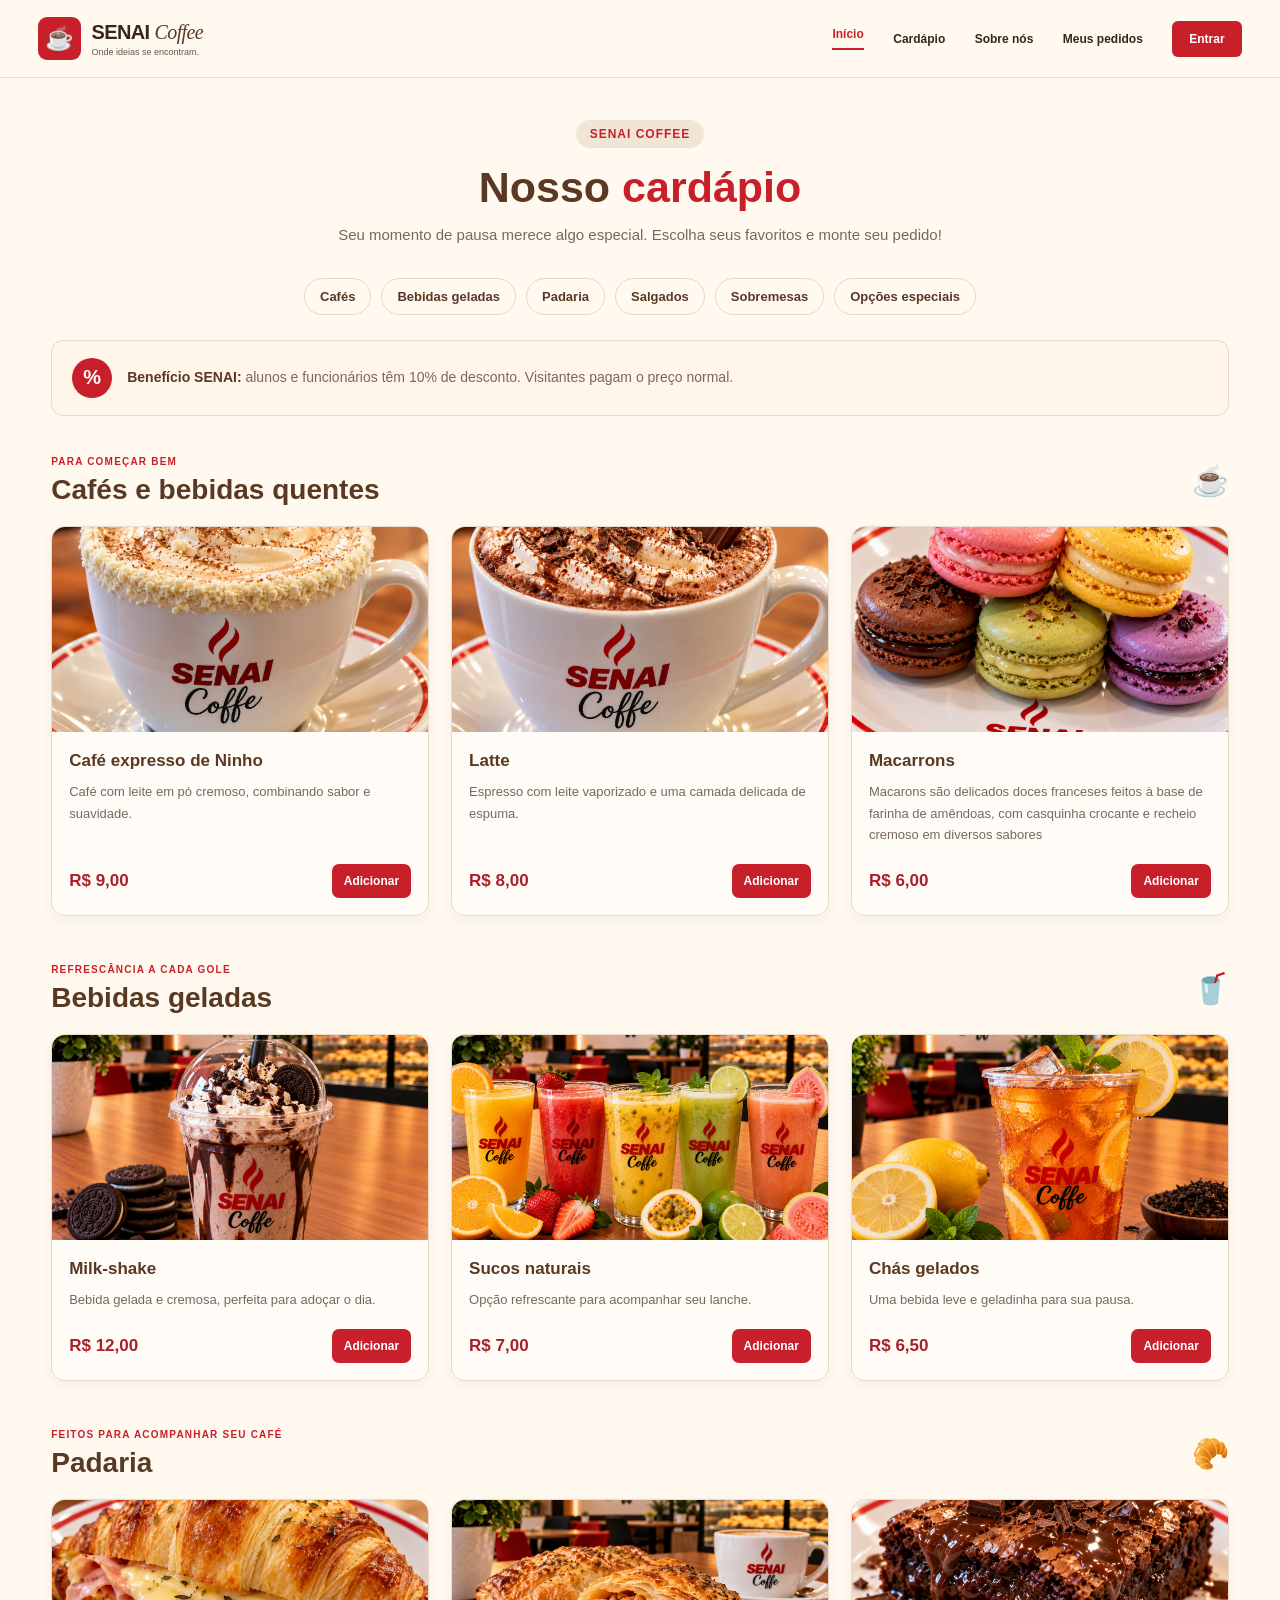
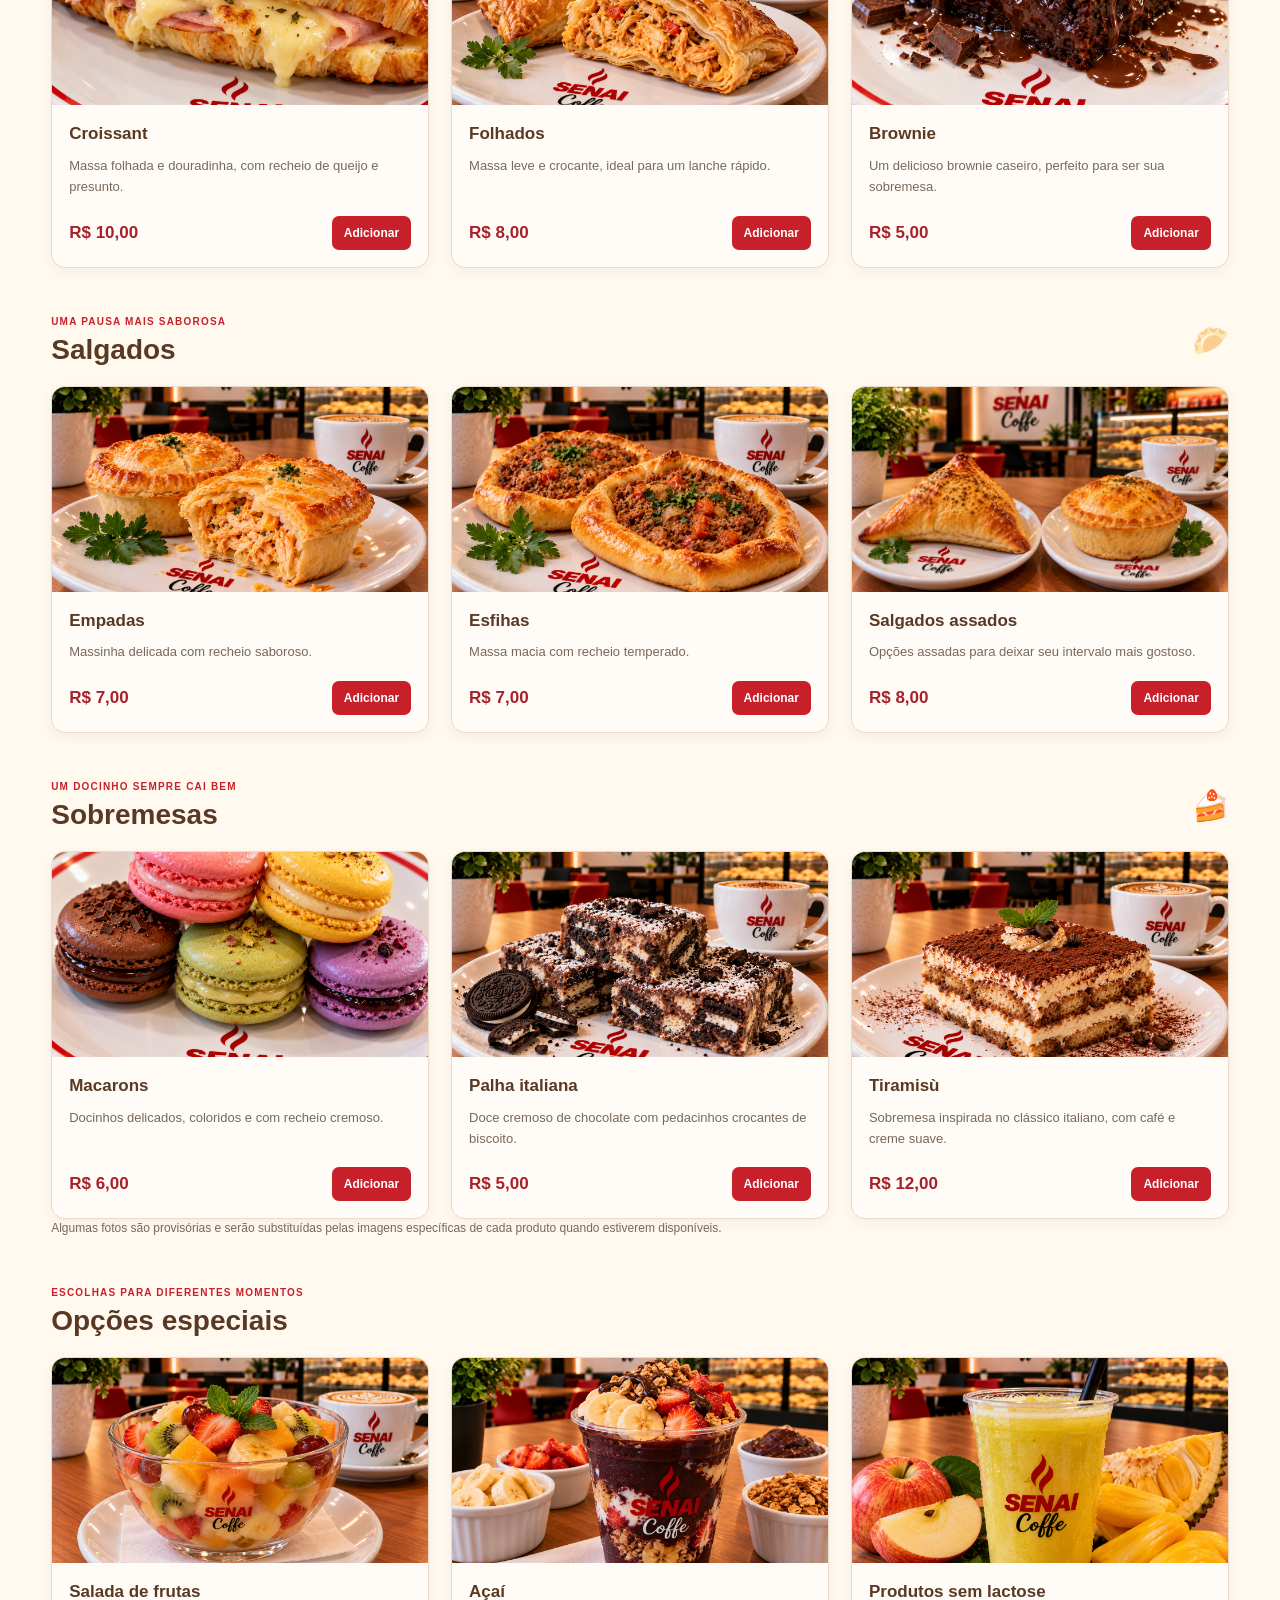
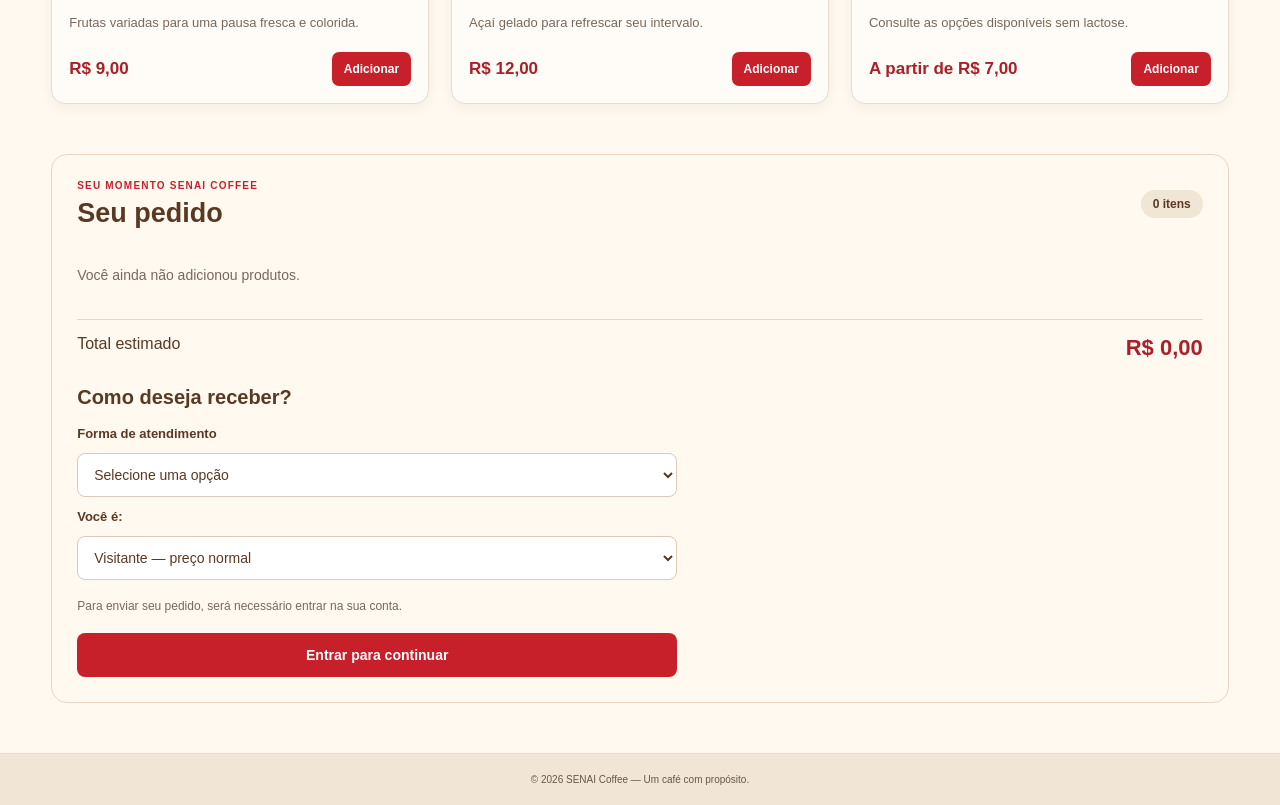
<file: src/main/resources/templates/cardapio.html>
<!DOCTYPE html>
<html lang="pt-BR" xmlns:th="http://www.thymeleaf.org">

<head>
    <meta charset="UTF-8">
    <meta name="viewport" content="width=device-width, initial-scale=1.0">

    <title>Cardápio | SENAI Coffee</title>

    <link rel="stylesheet" href="../static/css/style.css">

</head>

<body>

    <header class="cabecalho">
        <div class="navegacao">

            <a href="/" class="logo">
                <span class="logo-simbolo">☕</span>

                <span class="logo-texto">
                    <strong>SENAI <span>Coffee</span></strong>
                    <small>Onde ideias se encontram.</small>
                </span>
            </a>

            <nav class="menu">
                <a href="./index.html" class="ativo">Início</a>
                <a href="/cardapio">Cardápio</a>
                <a href="/sobre">Sobre nós</a>
                <a href="/pedidos">Meus pedidos</a>
                <a href="/login" class="botao-entrar">Entrar</a>
            </nav>

        </div>
    </header>

    <main class="pagina-cardapio">

        <section class="cardapio-intro">
            <span class="etiqueta-cardapio">SENAI COFFEE</span>
            <h1>Nosso <span>cardápio</span></h1>
            <p>
                Seu momento de pausa merece algo especial.
                Escolha seus favoritos e monte seu pedido!
            </p>
        </section>

        <nav class="categorias" aria-label="Categorias do cardápio">
            <a href="#bebidas-quentes">Cafés</a>
            <a href="#bebidas-geladas">Bebidas geladas</a>
            <a href="#padaria">Padaria</a>
            <a href="#salgados">Salgados</a>
            <a href="#sobremesas">Sobremesas</a>
            <a href="#opcoes-especiais">Opções especiais</a>
        </nav>

        <div class="aviso-desconto">
            <span class="desconto-icone">%</span>
            <p>
                <strong>Benefício SENAI:</strong>
                alunos e funcionários têm 10% de desconto.
                Visitantes pagam o preço normal.
            </p>
        </div>

        <!-- CAFÉS -->
        <section class="grupo-produtos" id="bebidas-quentes">
            <div class="titulo-categoria">
                <div>
                    <span class="subtitulo">PARA COMEÇAR BEM</span>
                    <h2>Cafés e bebidas quentes</h2>
                </div>
                <span class="emoji-categoria">☕</span>
            </div>

            <div class="grade-produtos">
                <article class="produto-card">
                    <img src="../static/img/café de ninho.png" alt="Café de Ninho do SENAI Coffee"
                        class="produto-imagem">
                    <div class="produto-conteudo">
                        <h3>Café expresso de Ninho</h3>
                        <p>Café com leite em pó cremoso, combinando sabor e suavidade.</p>
                        <div class="produto-rodape">
                            <span class="preco">R$ 9,00</span>
                            <button class="adicionar" data-id="1" data-nome="Café expresso de Ninho"
                                data-preco="9.00">Adicionar</button>
                        </div>
                    </div>
                </article>

                <article class="produto-card">
                    <img src="../static/img/chocolate quente.png" alt="Café latte" class="produto-imagem">
                    <div class="produto-conteudo">
                        <h3>Latte</h3>
                        <p>Espresso com leite vaporizado e uma camada delicada de espuma.</p>
                        <div class="produto-rodape">
                            <span class="preco">R$ 8,00</span>
                            <button class="adicionar" data-id="2" data-nome="Latte" data-preco="8.00">Adicionar</button>
                        </div>
                    </div>
                </article>

                <article class="produto-card">
                    <img src="../static/img/macarrons.png" class="produto-imagem">
                    <div class="produto-conteudo">
                        <h3>Macarrons</h3>
                        <p>Macarons são delicados doces franceses feitos à base de farinha de amêndoas, com casquinha
                            crocante e recheio cremoso em diversos sabores</p>
                        <div class="produto-rodape">
                            <span class="preco">R$ 6,00</span>
                            <button class="adicionar" data-id="3" data-nome="Café com leite"
                                data-preco="6.00">Adicionar</button>
                        </div>
                    </div>
                </article>
            </div>
        </section>

        <!-- BEBIDAS GELADAS -->
        <section class="grupo-produtos" id="bebidas-geladas">
            <div class="titulo-categoria">
                <div>
                    <span class="subtitulo">REFRESCÂNCIA A CADA GOLE</span>
                    <h2>Bebidas geladas</h2>
                </div>
                <span class="emoji-categoria">🥤</span>
            </div>

            <div class="grade-produtos">
                <article class="produto-card">
                    <img src="../static/img/milk.png" alt="Milk-shake" class="produto-imagem">
                    <div class="produto-conteudo">
                        <h3>Milk-shake</h3>
                        <p>Bebida gelada e cremosa, perfeita para adoçar o dia.</p>
                        <div class="produto-rodape">
                            <span class="preco">R$ 12,00</span>
                            <button class="adicionar" data-id="4" data-nome="Milk-shake"
                                data-preco="12.00">Adicionar</button>
                        </div>
                    </div>
                </article>

                <article class="produto-card">
                   <img src="../static/img/sucos naturais.png" alt="Sucos naturais" class="produto-imagem">
                    <div class="produto-conteudo">
                        <h3>Sucos naturais</h3>
                        <p>Opção refrescante para acompanhar seu lanche.</p>
                        <div class="produto-rodape">
                            <span class="preco">R$ 7,00</span>
                            <button class="adicionar" data-id="5" data-nome="Sucos naturais"
                                data-preco="7.00">Adicionar</button>
                        </div>
                    </div>
                </article>

                <article class="produto-card">
              <img src="../static/img/chá gelado.png" alt="Chás gelados" class="produto-imagem">
                    <div class="produto-conteudo">
                        <h3>Chás gelados</h3>
                        <p>Uma bebida leve e geladinha para sua pausa.</p>
                        <div class="produto-rodape">
                            <span class="preco">R$ 6,50</span>
                            <button class="adicionar" data-id="6" data-nome="Chás gelados"
                                data-preco="6.50">Adicionar</button>
                        </div>
                    </div>
                </article>
            </div>
        </section>

        <!-- PADARIA -->
        <section class="grupo-produtos" id="padaria">
            <div class="titulo-categoria">
                <div>
                    <span class="subtitulo">FEITOS PARA ACOMPANHAR SEU CAFÉ</span>
                    <h2>Padaria</h2>
                </div>
                <span class="emoji-categoria">🥐</span>
            </div>

            <div class="grade-produtos">
                <article class="produto-card">
                    <img src="../static/img/croisant.png" alt="Croissant recheado" class="produto-imagem">
                    <div class="produto-conteudo">
                        <h3>Croissant</h3>
                        <p>Massa folhada e douradinha, com recheio de queijo e presunto.</p>
                        <div class="produto-rodape">
                            <span class="preco">R$ 10,00</span>
                            <button class="adicionar" data-id="7" data-nome="Croissant"
                                data-preco="10.00">Adicionar</button>
                        </div>
                    </div>
                </article>

                <article class="produto-card">
                        <img src="../static/img/salgado.folhado.png" alt="Folhado de chocolate" class="produto-imagem">
                    <div class="produto-conteudo">
                        <h3>Folhados</h3>
                        <p>Massa leve e crocante, ideal para um lanche rápido.</p>
                        <div class="produto-rodape">
                            <span class="preco">R$ 8,00</span>
                            <button class="adicionar" data-id="8" data-nome="Folhados"
                                data-preco="8.00">Adicionar</button>
                        </div>
                    </div>
                </article>

                <article class="produto-card">
                  
                        <img src="../static/img/brownie.png" alt="Cookies variados" class="produto-imagem">
                    <div class="produto-conteudo">
                        <h3>Brownie</h3>
                        <p>Um delicioso brownie caseiro, perfeito para ser sua sobremesa.</p>
                        <div class="produto-rodape">
                            <span class="preco">R$ 5,00</span>
                            <button class="adicionar" data-id="9" data-nome="Cookies"
                                data-preco="5.00">Adicionar</button>
                        </div>
                    </div>
                </article>
            </div>
        </section>

        <!-- SALGADOS -->
        <section class="grupo-produtos" id="salgados">
            <div class="titulo-categoria">
                <div>
                    <span class="subtitulo">UMA PAUSA MAIS SABOROSA</span>
                    <h2>Salgados</h2>
                </div>
                <span class="emoji-categoria">🥟</span>
            </div>

            <div class="grade-produtos">
                <article class="produto-card">
                    <img src="../static/img/empada.png" alt="Empadas variadas" class="produto-imagem">
                    <div class="produto-conteudo">
                        <h3>Empadas</h3>
                        <p>Massinha delicada com recheio saboroso.</p>
                        <div class="produto-rodape">
                            <span class="preco">R$ 7,00</span>
                            <button class="adicionar" data-id="10" data-nome="Empadas"
                                data-preco="7.00">Adicionar</button>
                        </div>
                    </div>
                </article>

                <article class="produto-card">
                    <img src="../static/img/esfirra aberta.png" alt="Esfihas variadas" class="produto-imagem">
                    <div class="produto-conteudo">
                        <h3>Esfihas</h3>
                        <p>Massa macia com recheio temperado.</p>
                        <div class="produto-rodape">
                            <span class="preco">R$ 7,00</span>
                            <button class="adicionar" data-id="11" data-nome="Esfihas"
                                data-preco="7.00">Adicionar</button>
                        </div>
                    </div>
                </article>

                <article class="produto-card">
                    <img src="../static/img/salgado assado.png" alt="Salgados assados" class="produto-imagem">
                    <div class="produto-conteudo">
                        <h3>Salgados assados</h3>
                        <p>Opções assadas para deixar seu intervalo mais gostoso.</p>
                        <div class="produto-rodape">
                            <span class="preco">R$ 8,00</span>
                            <button class="adicionar" data-id="12" data-nome="Salgados assados"
                                data-preco="8.00">Adicionar</button>
                        </div>
                    </div>
                </article>
            </div>
        </section>

        <!-- SOBREMESAS -->
        <section class="grupo-produtos" id="sobremesas">
            <div class="titulo-categoria">
                <div>
                    <span class="subtitulo">UM DOCINHO SEMPRE CAI BEM</span>
                    <h2>Sobremesas</h2>
                </div>
                <span class="emoji-categoria">🍰</span>
            </div>

            <div class="grade-produtos">
                <article class="produto-card">
                    <img src="../static/img/macarrons.png" alt="Macarons coloridos" class="produto-imagem">
                    <div class="produto-conteudo">
                        <h3>Macarons</h3>
                        <p>Docinhos delicados, coloridos e com recheio cremoso.</p>
                        <div class="produto-rodape">
                            <span class="preco">R$ 6,00</span>
                            <button class="adicionar" data-id="13" data-nome="Macarons"
                                data-preco="6.00">Adicionar</button>
                        </div>
                    </div>
                </article>

                <article class="produto-card">
                    <img src="../static/img/palha italiana.png" alt="Palha italiana" class="produto-imagem">
                    <div class="produto-conteudo">
                        <h3>Palha italiana</h3>
                        <p>Doce cremoso de chocolate com pedacinhos crocantes de biscoito.</p>
                        <div class="produto-rodape">
                            <span class="preco">R$ 5,00</span>
                            <button class="adicionar" data-id="14" data-nome="Palha italiana"
                                data-preco="5.00">Adicionar</button>
                        </div>
                    </div>
                </article>

                <article class="produto-card">
                    <img src="..//static/img/tiramissu.png" alt="Tiramisù" class="produto-imagem">
                    <div class="produto-conteudo">
                        <h3>Tiramisù</h3>
                        <p>Sobremesa inspirada no clássico italiano, com café e creme suave.</p>
                        <div class="produto-rodape">
                            <span class="preco">R$ 12,00</span>
                            <button class="adicionar" data-id="15" data-nome="Tiramisù"
                                data-preco="12.00">Adicionar</button>
                        </div>
                    </div>
                </article>
            </div>
            <p class="nota-imagens">
                Algumas fotos são provisórias e serão substituídas pelas imagens
                específicas de cada produto quando estiverem disponíveis.
            </p>
        </section>

        <!-- OPÇÕES ESPECIAIS -->
        <section class="grupo-produtos" id="opcoes-especiais">
            <div class="titulo-categoria">
                <div>
                    <span class="subtitulo">ESCOLHAS PARA DIFERENTES MOMENTOS</span>
                    <h2>Opções especiais</h2>
                </div>
            </div>

            <div class="grade-produtos">
                <article class="produto-card">
                    <img src="../static/img/salada de frutas.png" alt="Salada de frutas" class="produto-imagem">


                    
                    <div class="produto-conteudo">
                        <h3>Salada de frutas</h3>
                        <p>Frutas variadas para uma pausa fresca e colorida.</p>
                        <div class="produto-rodape">
                            <span class="preco">R$ 9,00</span>
                            <button class="adicionar" data-id="16" data-nome="Salada de frutas"
                                data-preco="9.00">Adicionar</button>
                        </div>
                    </div>
                </article>

                <article class="produto-card">
                    <img src="../static/img/açai.png" alt="Açaí" class="produto-imagem">
                    <div class="produto-conteudo">
                        <h3>Açaí</h3>
                        <p>Açaí gelado para refrescar seu intervalo.</p>
                        <div class="produto-rodape">
                            <span class="preco">R$ 12,00</span>
                            <button class="adicionar" data-id="17" data-nome="Açaí"
                                data-preco="12.00">Adicionar</button>
                        </div>
                    </div>
                </article>

                <article class="produto-card">
                 <img src="../static/img/detox.png" alt="Produtos sem lactose" class="produto-imagem">
                    <div class="produto-conteudo">
                        <h3>Produtos sem lactose</h3>
                        <p>Consulte as opções disponíveis sem lactose.</p>
                        <div class="produto-rodape">
                            <span class="preco">A partir de R$ 7,00</span>
                            <button class="adicionar" data-id="18" data-nome="Produtos sem lactose"
                                data-preco="7.00">Adicionar</button>
                        </div>
                    </div>
                </article>
            </div>
        </section>

        <!-- FINALIZAÇÃO DO PEDIDO -->
        <section class="area-pedido" id="meu-pedido">
            <div class="pedido-titulo">
                <div>
                    <span class="subtitulo">SEU MOMENTO SENAI COFFEE</span>
                    <h2>Seu pedido</h2>
                </div>
                <span class="contador" id="contador-itens">0 itens</span>
            </div>

            <div id="lista-pedido" class="lista-pedido">
                <p class="pedido-vazio">Você ainda não adicionou produtos.</p>
            </div>

            <div class="pedido-total">
                <span>Total estimado</span>
                <strong id="valor-total">R$ 0,00</strong>
            </div>

            <div class="formulario-pedido">
                <h3>Como deseja receber?</h3>

                <label for="tipo-atendimento">Forma de atendimento</label>
                <select id="tipo-atendimento">
                    <option value="">Selecione uma opção</option>
                    <option value="Balcão">Retirar no balcão</option>
                    <option value="Mesa">Consumir em uma mesa</option>
                    <option value="Delivery">Delivery</option>
                </select>

                <div id="campo-mesa" class="campo-condicional" hidden>
                    <label for="numero-mesa">Escolha sua mesa</label>
                    <select id="numero-mesa">
                        <option value="">Selecione a mesa</option>
                        <option value="1">Mesa 1</option>
                        <option value="2">Mesa 2</option>
                        <option value="3">Mesa 3</option>
                        <option value="4">Mesa 4</option>
                        <option value="5">Mesa 5</option>
                        <option value="6">Mesa 6</option>
                        <option value="7">Mesa 7</option>
                        <option value="8">Mesa 8</option>
                        <option value="9">Mesa 9</option>
                        <option value="10">Mesa 10</option>
                        <option value="11">Mesa 11</option>
                        <option value="12">Mesa 12</option>
                        <option value="13">Mesa 13</option>
                        <option value="14">Mesa 14</option>
                        <option value="15">Mesa 15</option>
                    </select>
                </div>

                <div id="campo-endereco" class="campo-condicional" hidden>
                    <label for="endereco-delivery">Endereço para entrega</label>
                    <textarea id="endereco-delivery" rows="3"
                        placeholder="Rua, número, bairro e complemento"></textarea>
                </div>

                <label for="perfil-cliente">Você é:</label>
                <select id="perfil-cliente">
                    <option value="visitante">Visitante — preço normal</option>
                    <option value="senai">Aluno ou funcionário — 10% de desconto</option>
                </select>

                <p class="aviso-login">
                    Para enviar seu pedido, será necessário entrar na sua conta.
                </p>

                <button type="button" id="finalizar-pedido" class="botao-finalizar">
                    Entrar para continuar
                </button>
            </div>
        </section>

    </main>

    <footer class="rodape">
        <p>© 2026 SENAI Coffee — Um café com propósito.</p>
    </footer>

    <script>
        const pedido = [];

        const listaPedido = document.getElementById("lista-pedido");
        const valorTotal = document.getElementById("valor-total");
        const contadorItens = document.getElementById("contador-itens");
        const perfilCliente = document.getElementById("perfil-cliente");
        const tipoAtendimento = document.getElementById("tipo-atendimento");
        const campoMesa = document.getElementById("campo-mesa");
        const campoEndereco = document.getElementById("campo-endereco");

        const moeda = valor => valor.toLocaleString("pt-BR", {
            style: "currency",
            currency: "BRL"
        });

        document.querySelectorAll(".adicionar").forEach(botao => {
            botao.addEventListener("click", () => {
                const id = botao.dataset.id;
                const produtoExistente = pedido.find(item => item.id === id);

                if (produtoExistente) {
                    produtoExistente.quantidade++;
                } else {
                    pedido.push({
                        id: id,
                        nome: botao.dataset.nome,
                        preco: Number(botao.dataset.preco),
                        quantidade: 1
                    });
                }

                atualizarPedido();
                document.getElementById("meu-pedido").scrollIntoView({
                    behavior: "smooth",
                    block: "nearest"
                });
            });
        });

        function atualizarPedido() {
            listaPedido.innerHTML = "";

            if (pedido.length === 0) {
                listaPedido.innerHTML =
                    '<p class="pedido-vazio">Você ainda não adicionou produtos.</p>';
            }

            pedido.forEach(item => {
                const linha = document.createElement("div");
                linha.className = "linha-pedido";

                const nome = document.createElement("span");
                nome.textContent = `${item.quantidade}x ${item.nome}`;

                const preco = document.createElement("strong");
                preco.textContent = moeda(item.preco * item.quantidade);

                const remover = document.createElement("button");
                remover.type = "button";
                remover.className = "remover-item";
                remover.textContent = "−";
                remover.setAttribute("aria-label", `Remover uma unidade de ${item.nome}`);

                remover.addEventListener("click", () => {
                    item.quantidade--;

                    if (item.quantidade <= 0) {
                        const indice = pedido.findIndex(produto => produto.id === item.id);
                        pedido.splice(indice, 1);
                    }

                    atualizarPedido();
                });

                linha.append(nome, preco, remover);
                listaPedido.appendChild(linha);
            });

            const totalBruto = pedido.reduce(
                (soma, item) => soma + item.preco * item.quantidade, 0
            );

            const total = perfilCliente.value === "senai"
                ? totalBruto * 0.90
                : totalBruto;

            valorTotal.textContent = moeda(total);
            contadorItens.textContent =
                `${pedido.reduce((soma, item) => soma + item.quantidade, 0)} itens`;

            if (perfilCliente.value === "senai" && totalBruto > 0) {
                valorTotal.title = "Desconto de 10% aplicado como simulação.";
            } else {
                valorTotal.title = "";
            }
        }

        perfilCliente.addEventListener("change", atualizarPedido);

        tipoAtendimento.addEventListener("change", () => {
            campoMesa.hidden = tipoAtendimento.value !== "Mesa";
            campoEndereco.hidden = tipoAtendimento.value !== "Delivery";
        });

        document.getElementById("finalizar-pedido").addEventListener("click", () => {
            if (pedido.length === 0) {
                alert("Adicione pelo menos um produto ao pedido.");
                return;
            }

            if (!tipoAtendimento.value) {
                alert("Selecione como deseja receber seu pedido.");
                tipoAtendimento.focus();
                return;
            }

            if (tipoAtendimento.value === "Mesa" &&
                !document.getElementById("numero-mesa").value) {
                alert("Selecione o número da mesa.");
                return;
            }

            if (tipoAtendimento.value === "Delivery" &&
                !document.getElementById("endereco-delivery").value.trim()) {
                alert("Informe o endereço para entrega.");
                return;
            }

            /*
             * Esta página ainda não envia pedidos ao banco de dados.
             * A próxima etapa será integrar o formulário com Spring Boot,
             * autenticação e MySQL.
             */
            window.location.href = "/login";
        });

        atualizarPedido();
    </script>

</body>

</html>
</file>
<file: src/main/resources/static/css/style.css>
:root {
    --creme: #FFF9F0;
    --bege: #F1E5D5;
    --caramelo: #B88961;
    --marrom: #593923;
    --marrom-escuro: #38251B;
    --vermelho: #C8202B;
    --texto: #65574C;
    --branco: #FFFFFF;
    --linha: #E8DCCE;
}

* {
    margin: 0;
    padding: 0;
    box-sizing: border-box;
}

html,
body {
    min-height: 100%;
}

body {
    font-family: "Segoe UI", Arial, sans-serif;
    color: var(--marrom-escuro);
    background: var(--creme);
}

a {
    color: inherit;
    text-decoration: none;
}

.cabecalho {
    height: 78px;
    background: var(--creme);
    border-bottom: 1px solid var(--linha);
    position: relative;
    z-index: 2;
}

.navegacao {
    width: min(1320px, 94%);
    height: 100%;
    margin: auto;
    display: flex;
    align-items: center;
    justify-content: space-between;
    gap: 25px;
}

.logo {
    display: flex;
    align-items: center;
    gap: 10px;
    flex-shrink: 0;
}

.logo-simbolo {
    width: 43px;
    height: 43px;
    display: grid;
    place-items: center;
    background: var(--vermelho);
    color: var(--branco);
    border-radius: 9px;
    font-size: 23px;
}

.logo-texto {
    display: flex;
    flex-direction: column;
    line-height: 1.2;
}

.logo-texto strong {
    font-size: 20px;
    letter-spacing: -0.6px;
}

.logo-texto strong span {
    font-family: Georgia, serif;
    font-style: italic;
    font-weight: 400;
    color: var(--marrom);
}

.logo-texto small {
    font-size: 9px;
    color: var(--texto);
    margin-top: 3px;
}

.menu {
    display: flex;
    align-items: center;
    gap: clamp(12px, 2.3vw, 30px);
}

.menu a {
    font-size: 12px;
    font-weight: 600;
    white-space: nowrap;
    transition: color 0.2s;
}

.menu a:hover,
.menu a.ativo {
    color: var(--vermelho);
}

.menu a.ativo {
    border-bottom: 2px solid var(--vermelho);
    padding-bottom: 7px;
}

.menu .botao-entrar {
    background: var(--vermelho);
    color: var(--branco);
    padding: 11px 17px;
    border-radius: 6px;
}

.menu .botao-entrar:hover {
    background: #A71923;
}

/* TELA INICIAL */

.tela-inicial {
    min-height: calc(100svh - 128px);
    display: flex;
    align-items: center;
    overflow: hidden;
    background:
        radial-gradient(
            circle at 12% 30%,
            rgba(184, 137, 97, 0.12),
            transparent 35%
        ),
        linear-gradient(110deg, #FFF9F0, #F4E7D9);
}

.inicio-conteudo {
    position: relative;
    width: min(1320px, 94%);
    margin: auto;
    padding: 35px 0;
    display: grid;
    grid-template-columns: 0.85fr 1.15fr;
    align-items: center;
    gap: clamp(25px, 5vw, 75px);
}

.inicio-texto {
    position: relative;
    z-index: 1;
}

.etiqueta {
    display: inline-block;
    color: var(--caramelo);
    font-size: 10px;
    font-weight: 800;
    letter-spacing: 2px;
    margin-bottom: 20px;
}

.etiqueta::after {
    content: "";
    display: inline-block;
    width: 27px;
    height: 2px;
    margin-left: 10px;
    vertical-align: middle;
    background: var(--vermelho);
}

.inicio-texto h1 {
    font-size: clamp(42px, 5vw, 70px);
    line-height: 1;
    letter-spacing: -3px;
    white-space: nowrap;
    margin-bottom: 20px;
}

.inicio-texto h1 span {
    color: var(--marrom);
    font-family: Georgia, serif;
    font-style: italic;
    font-weight: 400;
}

.inicio-texto h2 {
    font-size: clamp(23px, 2.5vw, 34px);
    line-height: 1.2;
    letter-spacing: -0.8px;
    margin-bottom: 19px;
}

.inicio-texto h2 strong {
    color: var(--vermelho);
}

.inicio-texto p {
    max-width: 440px;
    color: var(--texto);
    font-size: 13px;
    line-height: 1.9;
    margin-bottom: 12px;
}

.inicio-texto .texto-secundario {
    font-size: 12px;
    margin-bottom: 25px;
}

.botao-principal {
    display: inline-flex;
    align-items: center;
    gap: 12px;
    padding: 13px 21px;
    background: var(--vermelho);
    color: var(--branco);
    border-radius: 25px;
    font-size: 12px;
    font-weight: 700;
    transition: background 0.2s, transform 0.2s;
}

.botao-principal:hover {
    background: #A71923;
    transform: translateY(-2px);
}

/* FOTO PRINCIPAL */

.inicio-imagem {
    position: relative;
    height: clamp(320px, 56vh, 570px);
    min-width: 0;
}

.inicio-imagem > img {
    width: 100%;
    height: 100%;
    object-fit: cover;
    object-position: center;
    border-radius: 15px;
    box-shadow: 0 18px 45px rgba(89, 57, 35, 0.15);
}

.selo-cafe {
    position: absolute;
    left: -25px;
    bottom: 25px;
    display: flex;
    align-items: center;
    gap: 12px;
    padding: 14px 18px;
    background: rgba(255, 249, 240, 0.96);
    border: 1px solid rgba(89, 57, 35, 0.08);
    border-radius: 10px;
    box-shadow: 0 8px 25px rgba(89, 57, 35, 0.12);
}

.selo-cafe > span {
    font-size: 26px;
}

.selo-cafe div {
    display: flex;
    flex-direction: column;
}

.selo-cafe strong {
    font-size: 12px;
    color: var(--marrom-escuro);
}

.selo-cafe small {
    font-size: 10px;
    color: var(--texto);
    margin-top: 3px;
}

/* DETALHES DECORATIVOS */

.decoracao {
    position: absolute;
    border: 1px solid rgba(184, 137, 97, 0.4);
    border-radius: 50%;
    pointer-events: none;
}

.decoracao-um {
    width: 100px;
    height: 170px;
    left: -65px;
    top: 15%;
    transform: rotate(-25deg);
}

.decoracao-dois {
    width: 65px;
    height: 110px;
    left: -42px;
    top: 23%;
    transform: rotate(-25deg);
}

/* RODAPÉ */

.rodape {
    min-height: 50px;
    display: flex;
    align-items: center;
    justify-content: center;
    padding: 10px 4%;
    background: var(--creme);
    border-top: 1px solid var(--linha);
}

.rodape p {
    color: var(--texto);
    font-size: 10px;
    text-align: center;
}

/* TABLETS E CELULARES */

@media (max-width: 850px) {
    .cabecalho {
        height: auto;
        min-height: 78px;
    }

    .navegacao {
        flex-wrap: wrap;
        padding: 13px 0;
    }

    .menu {
        width: 100%;
        justify-content: center;
        flex-wrap: wrap;
        gap: 14px 22px;
    }

    .inicio-conteudo {
        grid-template-columns: 1fr 1fr;
        gap: 25px;
    }

    .inicio-texto h1 {
        white-space: normal;
        font-size: clamp(38px, 5vw, 55px);
    }

    .inicio-texto h2 {
        font-size: clamp(22px, 3vw, 29px);
    }

    .selo-cafe {
        left: -10px;
    }
}

@media (max-width: 600px) {
    .navegacao {
        justify-content: center;
    }

    .logo {
        margin-right: auto;
    }

    .menu {
        justify-content: flex-start;
        gap: 13px 18px;
    }

    .menu a {
        font-size: 11px;
    }

    .inicio-conteudo {
        grid-template-columns: 1fr;
        padding: 38px 0 45px;
        gap: 28px;
    }

    .inicio-texto h1 {
        font-size: clamp(42px, 12vw, 60px);
        letter-spacing: -2px;
    }

    .inicio-texto h2 {
        font-size: 27px;
    }

    .inicio-texto p {
        font-size: 13px;
    }

    .inicio-imagem {
        height: 300px;
    }

    .selo-cafe {
        left: 12px;
        bottom: 12px;
    }

    .decoracao {
        display: none;
    }

    .rodape {
        min-height: 48px;
    }
}


/* =========================================
   CARDÁPIO DIGITAL — SENAI COFFEE
========================================= */

.pagina-cardapio {
    width: 92%;
    max-width: 1180px;
    margin: 0 auto;
    padding: 32px 0 50px;
    color: #593923;
}

.cardapio-intro {
    max-width: 720px;
    margin: 10px auto 30px;
    text-align: center;
}

.etiqueta-cardapio {
    display: inline-block;
    padding: 7px 14px;
    border-radius: 20px;
    background: #F1E5D5;
    color: #C8202B;
    font-size: 12px;
    font-weight: 700;
    letter-spacing: 1px;
}

.cardapio-intro h1 {
    margin: 15px 0 10px;
    font-size: clamp(32px, 4vw, 43px);
}

.cardapio-intro h1 span {
    color: #C8202B;
}

.cardapio-intro p {
    color: #78685B;
    font-size: 15px;
    line-height: 1.7;
}

/* CATEGORIAS */

.categorias {
    display: flex;
    flex-wrap: wrap;
    justify-content: center;
    gap: 10px;
    margin: 25px 0;
}

.categorias a {
    padding: 10px 15px;
    border: 1px solid #E8D6C3;
    border-radius: 25px;
    background: #FFF9F0;
    color: #593923;
    font-size: 13px;
    font-weight: 600;
    text-decoration: none;
    transition: 0.2s;
}

.categorias a:hover {
    border-color: #C8202B;
    background: #C8202B;
    color: #FFFFFF;
}

/* AVISO DE DESCONTO */

.aviso-desconto {
    display: flex;
    align-items: center;
    gap: 15px;
    margin: 25px 0 40px;
    padding: 17px 20px;
    border: 1px solid #E9D8C5;
    border-radius: 12px;
    background: #FFF5E8;
}

.desconto-icone {
    display: grid;
    flex-shrink: 0;
    width: 40px;
    height: 40px;
    place-items: center;
    border-radius: 50%;
    background: #C8202B;
    color: white;
    font-size: 20px;
    font-weight: 800;
}

.aviso-desconto p {
    margin: 0;
    color: #78685B;
    font-size: 14px;
    line-height: 1.6;
}

.aviso-desconto strong {
    color: #593923;
}

/* TÍTULOS DAS CATEGORIAS */

.grupo-produtos {
    margin: 0 0 48px;
    scroll-margin-top: 25px;
}

.titulo-categoria {
    display: flex;
    align-items: center;
    justify-content: space-between;
    gap: 15px;
    margin-bottom: 20px;
}

.subtitulo {
    display: block;
    margin-bottom: 7px;
    color: #C8202B;
    font-size: 10px;
    font-weight: 800;
    letter-spacing: 1.2px;
}

.titulo-categoria h2 {
    margin: 0;
    font-size: clamp(22px, 3vw, 28px);
}

.emoji-categoria {
    font-size: 30px;
}

/* CARTÕES DOS PRODUTOS */

.grade-produtos {
    display: grid;
    grid-template-columns: repeat(3, minmax(0, 1fr));
    gap: 22px;
}

.produto-card {
    overflow: hidden;
    display: flex;
    flex-direction: column;
    min-width: 0;
    border: 1px solid #EADCCB;
    border-radius: 14px;
    background: #FFFCF7;
    box-shadow: 0 4px 14px rgba(89, 57, 35, 0.06);
    transition: transform 0.2s, box-shadow 0.2s;
}

.produto-card:hover {
    transform: translateY(-3px);
    box-shadow: 0 8px 20px rgba(89, 57, 35, 0.12);
}

.produto-imagem,
.imagem-provisoria {
    display: block;
    width: 100%;
    height: 205px;
    object-fit: cover;
}

.imagem-provisoria {
    display: grid;
    place-items: center;
    font-size: 65px;
    background: linear-gradient(135deg, #F8EBDD, #E8CDB2);
}

.imagem-milkshake {
    background: linear-gradient(135deg, #F4D6D3, #EBC0A4);
}

.imagem-suco {
    background: linear-gradient(135deg, #F8E9A9, #E7BD79);
}

.imagem-cha {
    background: linear-gradient(135deg, #D7E4D0, #A7C2A0);
}

.imagem-folhado {
    background: linear-gradient(135deg, #F5DAB0, #D6A66F);
}

.imagem-cookie {
    background: linear-gradient(135deg, #EAD1B4, #B98357);
}

.imagem-empada {
    background: linear-gradient(135deg, #F2D5B0, #D6A16E);
}

.imagem-esfiha {
    background: linear-gradient(135deg, #E7D6B9, #C4A17D);
}

.imagem-assado {
    background: linear-gradient(135deg, #F1D8B2, #C78D57);
}

.imagem-frutas {
    background: linear-gradient(135deg, #F5D4CF, #E9A7A0);
}

.imagem-acai {
    background: linear-gradient(135deg, #E1CDE9, #B9A0D0);
}

.imagem-lactose {
    background: linear-gradient(135deg, #F3E8D5, #D9C8AC);
}

.produto-conteudo {
    display: flex;
    flex: 1;
    flex-direction: column;
    padding: 17px;
}

.produto-conteudo h3 {
    margin: 0 0 9px;
    font-size: 17px;
    line-height: 1.4;
}

.produto-conteudo p {
    flex: 1;
    margin: 0 0 18px;
    color: #78685B;
    font-size: 13px;
    line-height: 1.65;
}

.produto-rodape {
    display: flex;
    align-items: center;
    justify-content: space-between;
    gap: 8px;
    margin-top: auto;
}

.preco {
    color: #A82029;
    font-size: 17px;
    font-weight: 800;
}

.adicionar {
    padding: 10px 12px;
    border: none;
    border-radius: 7px;
    background: #C8202B;
    color: white;
    font-size: 12px;
    font-weight: 700;
    cursor: pointer;
    transition: background 0.2s;
}

.adicionar:hover {
    background: #A81923;
}

.adicionar:focus-visible,
.sobre-botao:focus-visible,
.botao-finalizar:focus-visible {
    outline: 3px solid #D7A47C;
    outline-offset: 3px;
}

.nota-imagens {
    color: #78685B;
    font-size: 12px;
    line-height: 1.6;
}

/* ÁREA DO PEDIDO */

.area-pedido {
    margin-top: 50px;
    padding: 25px;
    border: 1px solid #E8D6C3;
    border-radius: 16px;
    background: #FFF9F0;
    scroll-margin-top: 20px;
}

.pedido-titulo {
    display: flex;
    align-items: center;
    justify-content: space-between;
    gap: 15px;
    margin-bottom: 20px;
}

.pedido-titulo h2 {
    margin: 0;
    font-size: 27px;
}

.contador {
    padding: 7px 12px;
    border-radius: 20px;
    background: #F1E5D5;
    color: #593923;
    font-size: 12px;
    font-weight: 700;
}

.pedido-vazio {
    margin: 0;
    padding: 18px 0;
    color: #78685B;
    font-size: 14px;
}

.linha-pedido {
    display: grid;
    grid-template-columns: 1fr auto 35px;
    align-items: center;
    gap: 12px;
    padding: 12px 0;
    border-bottom: 1px solid #EADCCB;
    font-size: 14px;
}

.linha-pedido strong {
    color: #593923;
}

.remover-item {
    width: 30px;
    height: 30px;
    border: 1px solid #E8C5BE;
    border-radius: 7px;
    background: white;
    color: #C8202B;
    font-size: 20px;
    cursor: pointer;
}

.pedido-total {
    display: flex;
    justify-content: space-between;
    gap: 15px;
    margin: 18px 0 25px;
    padding-top: 15px;
    border-top: 1px solid #E8D6C3;
    font-size: 16px;
}

.pedido-total strong {
    color: #A82029;
    font-size: 22px;
}

/* FORMULÁRIO DE ATENDIMENTO */

.formulario-pedido {
    display: grid;
    gap: 12px;
    max-width: 600px;
}

.formulario-pedido h3 {
    margin: 0 0 5px;
    font-size: 20px;
}

.formulario-pedido label {
    color: #593923;
    font-size: 13px;
    font-weight: 700;
}

.formulario-pedido select,
.formulario-pedido textarea {
    width: 100%;
    padding: 12px;
    border: 1px solid #DCC9B6;
    border-radius: 8px;
    background: white;
    color: #593923;
    font: inherit;
    font-size: 14px;
}

.campo-condicional[hidden] {
    display: none !important;
}

.campo-condicional {
    display: grid;
    gap: 10px;
}

.aviso-login {
    margin: 5px 0;
    color: #78685B;
    font-size: 12px;
    line-height: 1.6;
}

.botao-finalizar {
    padding: 14px;
    border: none;
    border-radius: 8px;
    background: #C8202B;
    color: white;
    font-size: 14px;
    font-weight: 800;
    cursor: pointer;
    transition: background 0.2s;
}

.botao-finalizar:hover {
    background: #A81923;
}

/* RODAPÉ */

.rodape {
    padding: 20px;
    background: #F1E5D5;
    color: #78685B;
    text-align: center;
    font-size: 13px;
}

/* RESPONSIVIDADE */

@media (max-width: 900px) {
    .grade-produtos {
        grid-template-columns: repeat(2, minmax(0, 1fr));
        gap: 16px;
    }

    .produto-imagem,
    .imagem-provisoria {
        height: 190px;
    }
}

@media (max-width: 560px) {
    .pagina-cardapio {
        width: 92%;
        padding-top: 25px;
    }

    .grade-produtos {
        grid-template-columns: 1fr;
        gap: 16px;
    }

    .produto-card {
        display: grid;
        grid-template-columns: 120px minmax(0, 1fr);
        align-items: stretch;
    }

    .produto-imagem,
    .imagem-provisoria {
        width: 120px;
        height: 100%;
        min-height: 190px;
    }

    .produto-conteudo {
        padding: 13px;
    }

    .produto-conteudo h3 {
        font-size: 15px;
    }

    .produto-conteudo p {
        font-size: 12px;
    }

    .produto-rodape {
        align-items: flex-start;
        flex-direction: column;
    }

    .adicionar {
        width: 100%;
    }

    .aviso-desconto {
        align-items: flex-start;
        padding: 14px;
    }

    .area-pedido {
        padding: 17px;
    }

    .categorias {
        justify-content: flex-start;
    }

    .categorias a {
        font-size: 12px;
    }
}
</file>
